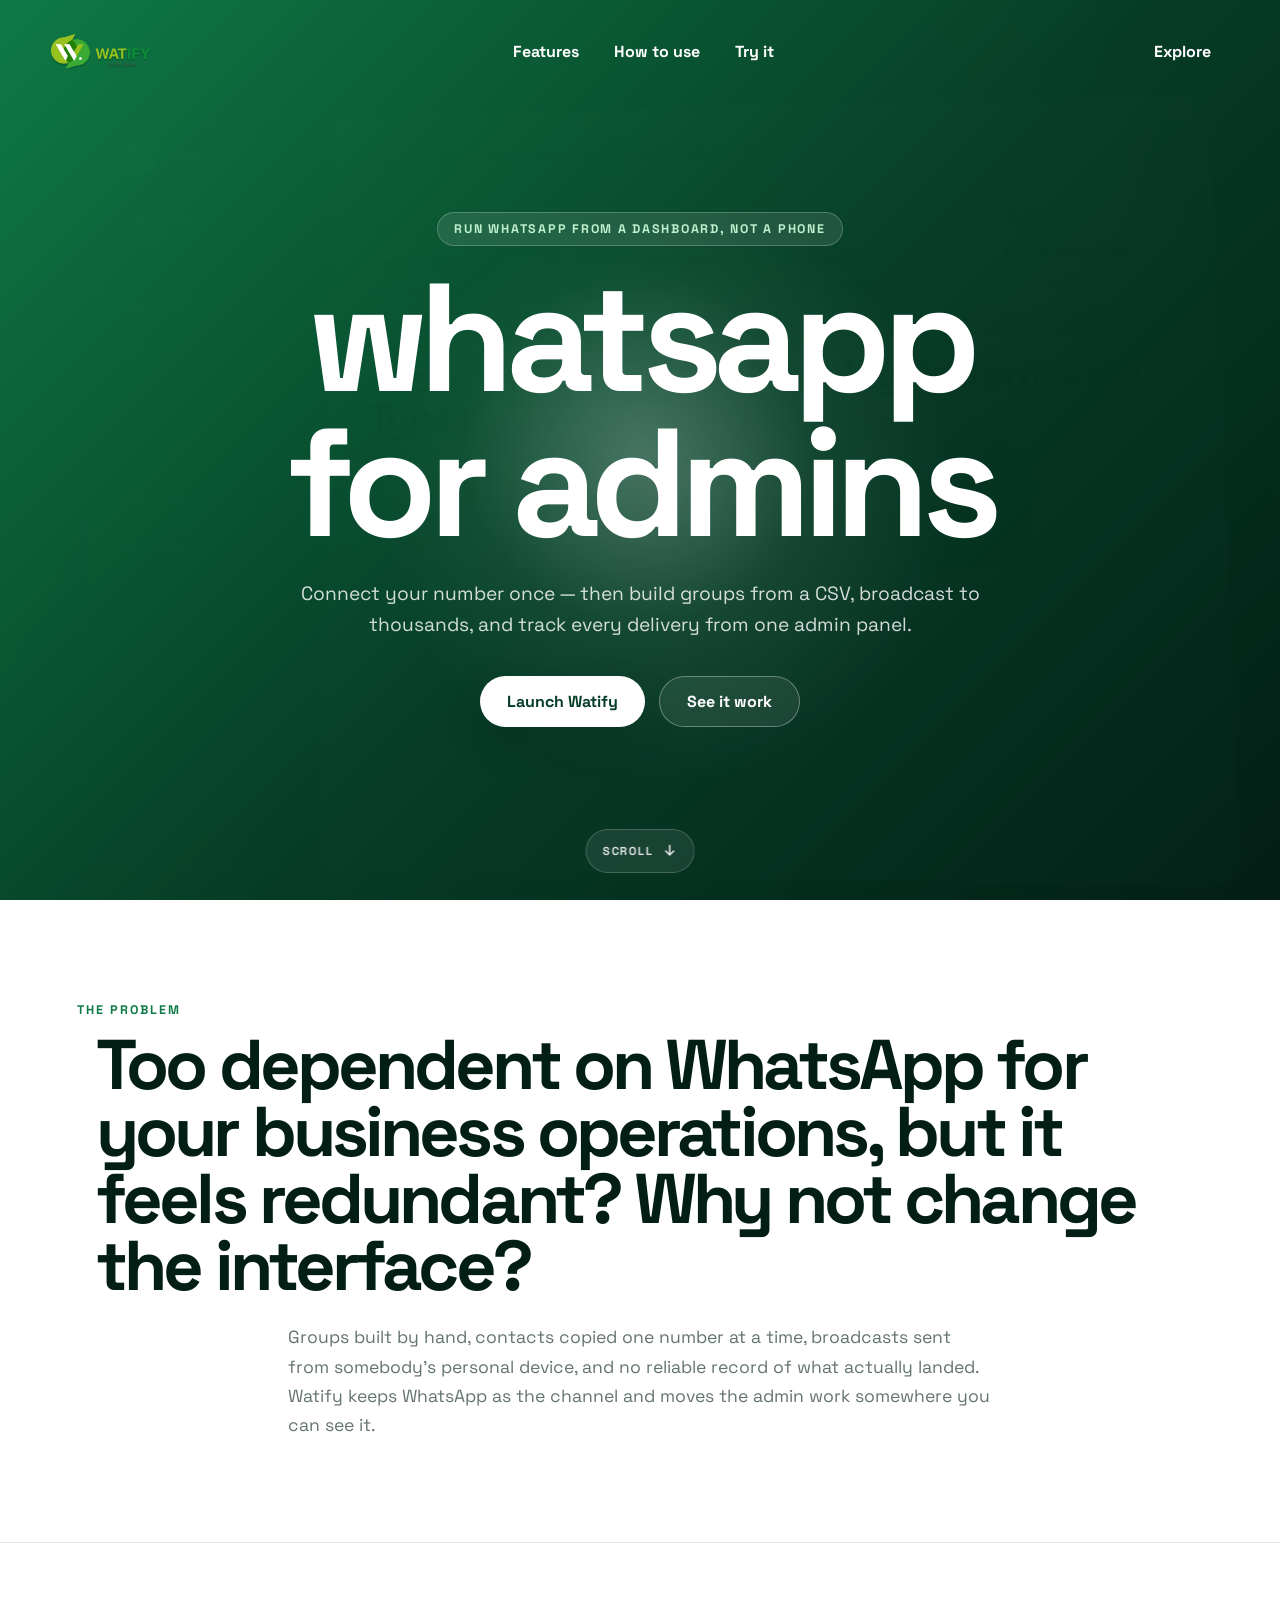
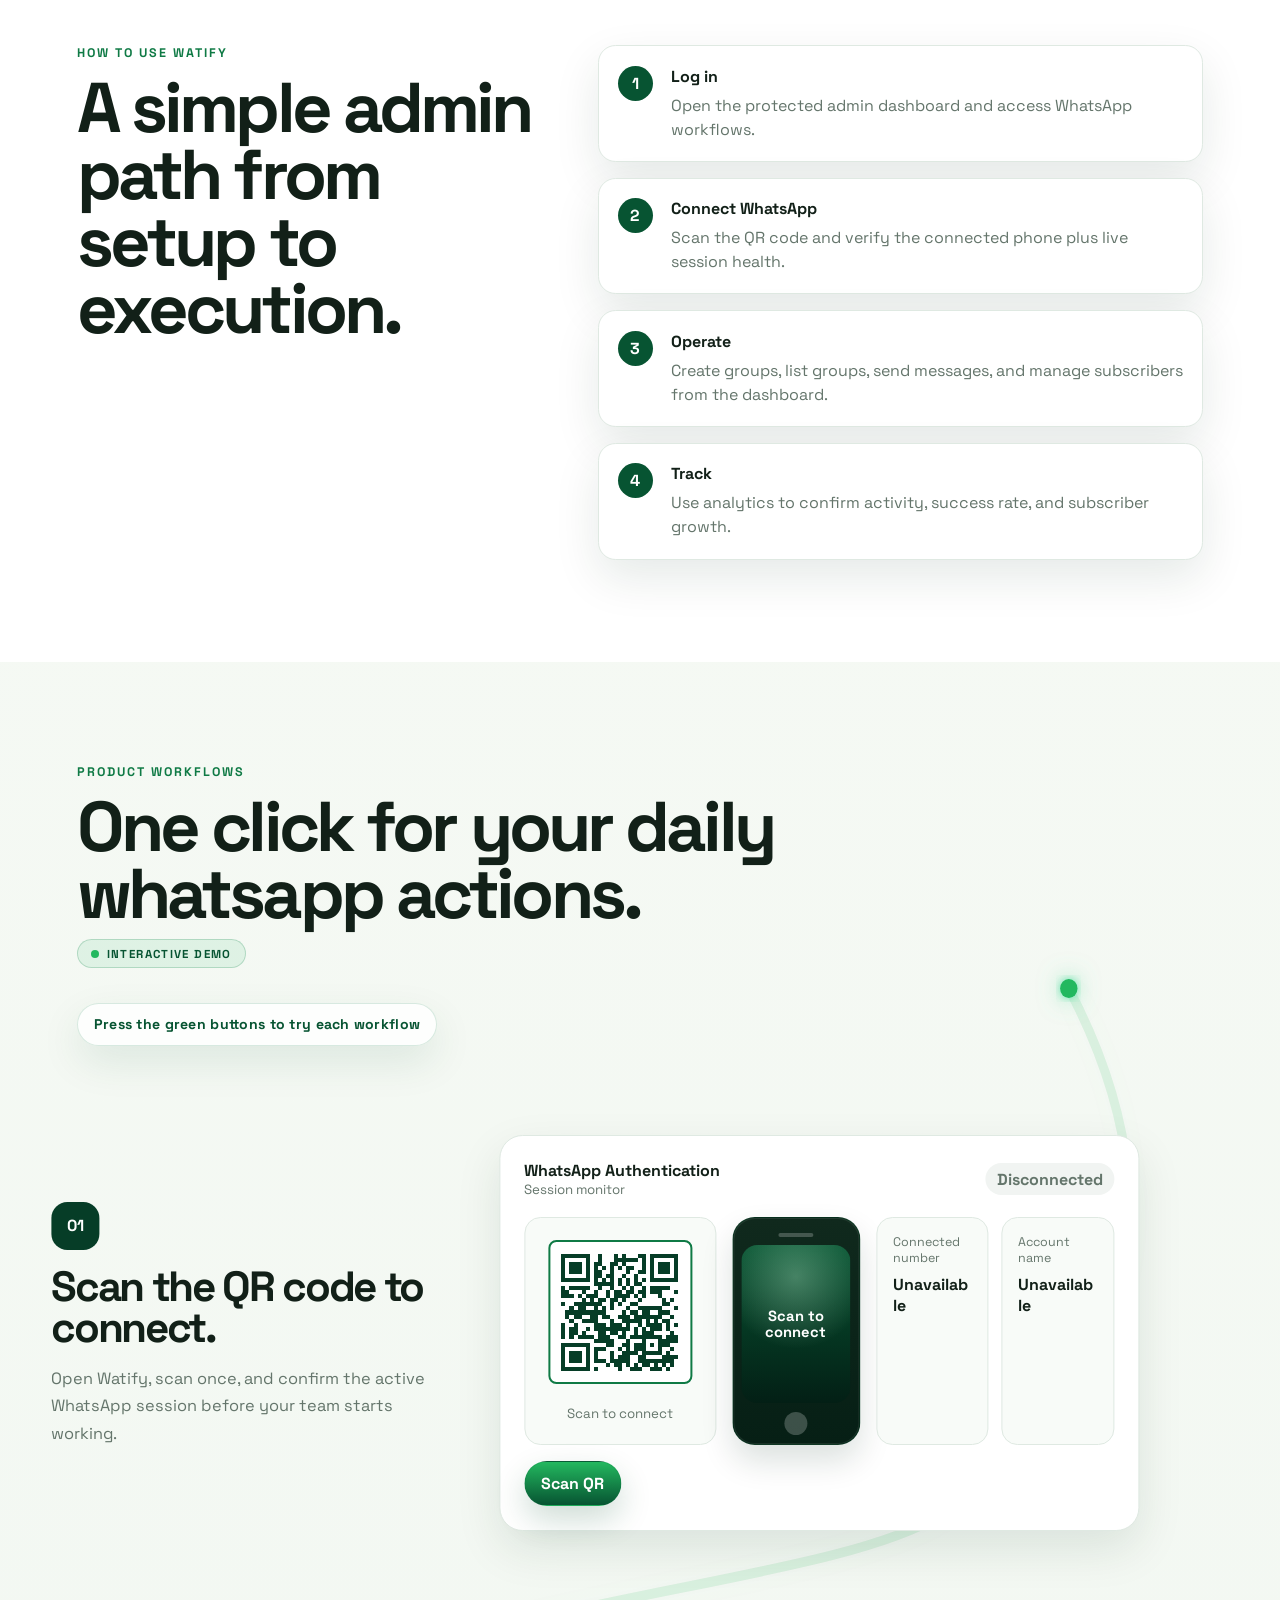
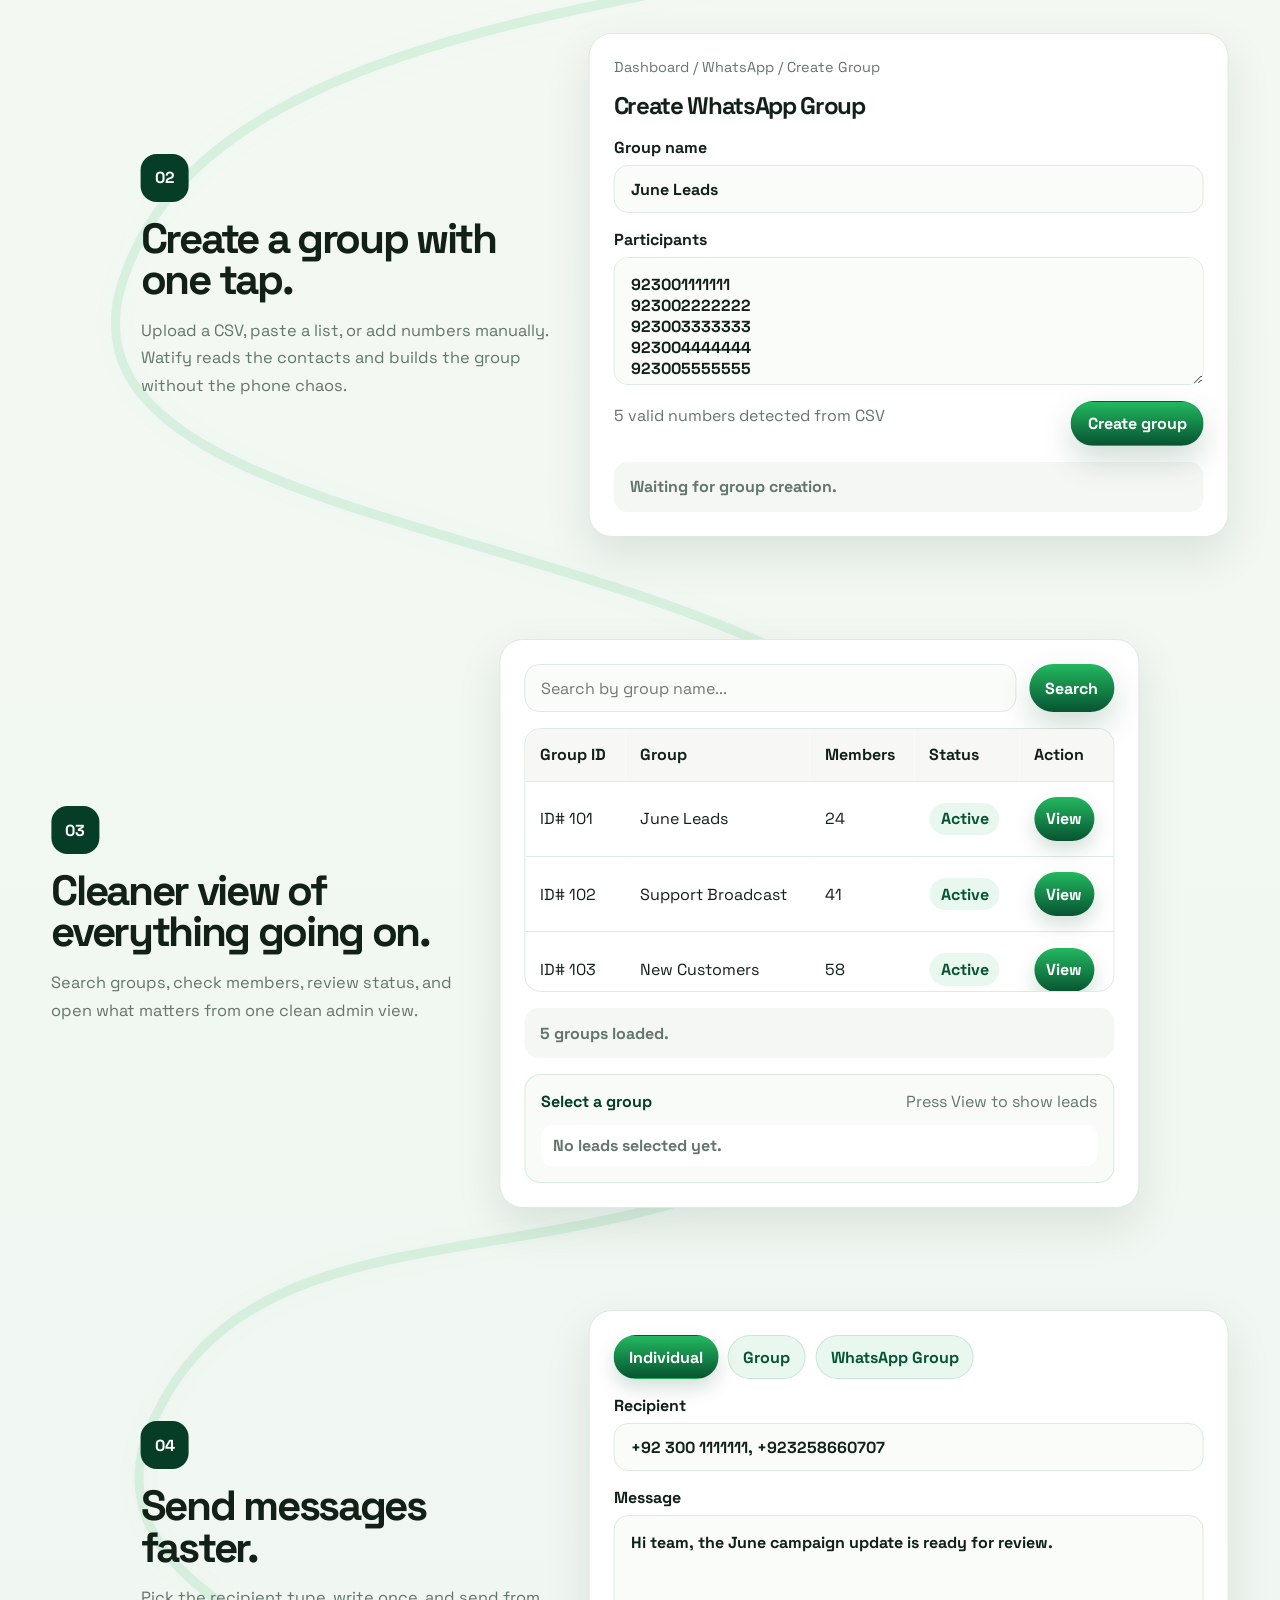
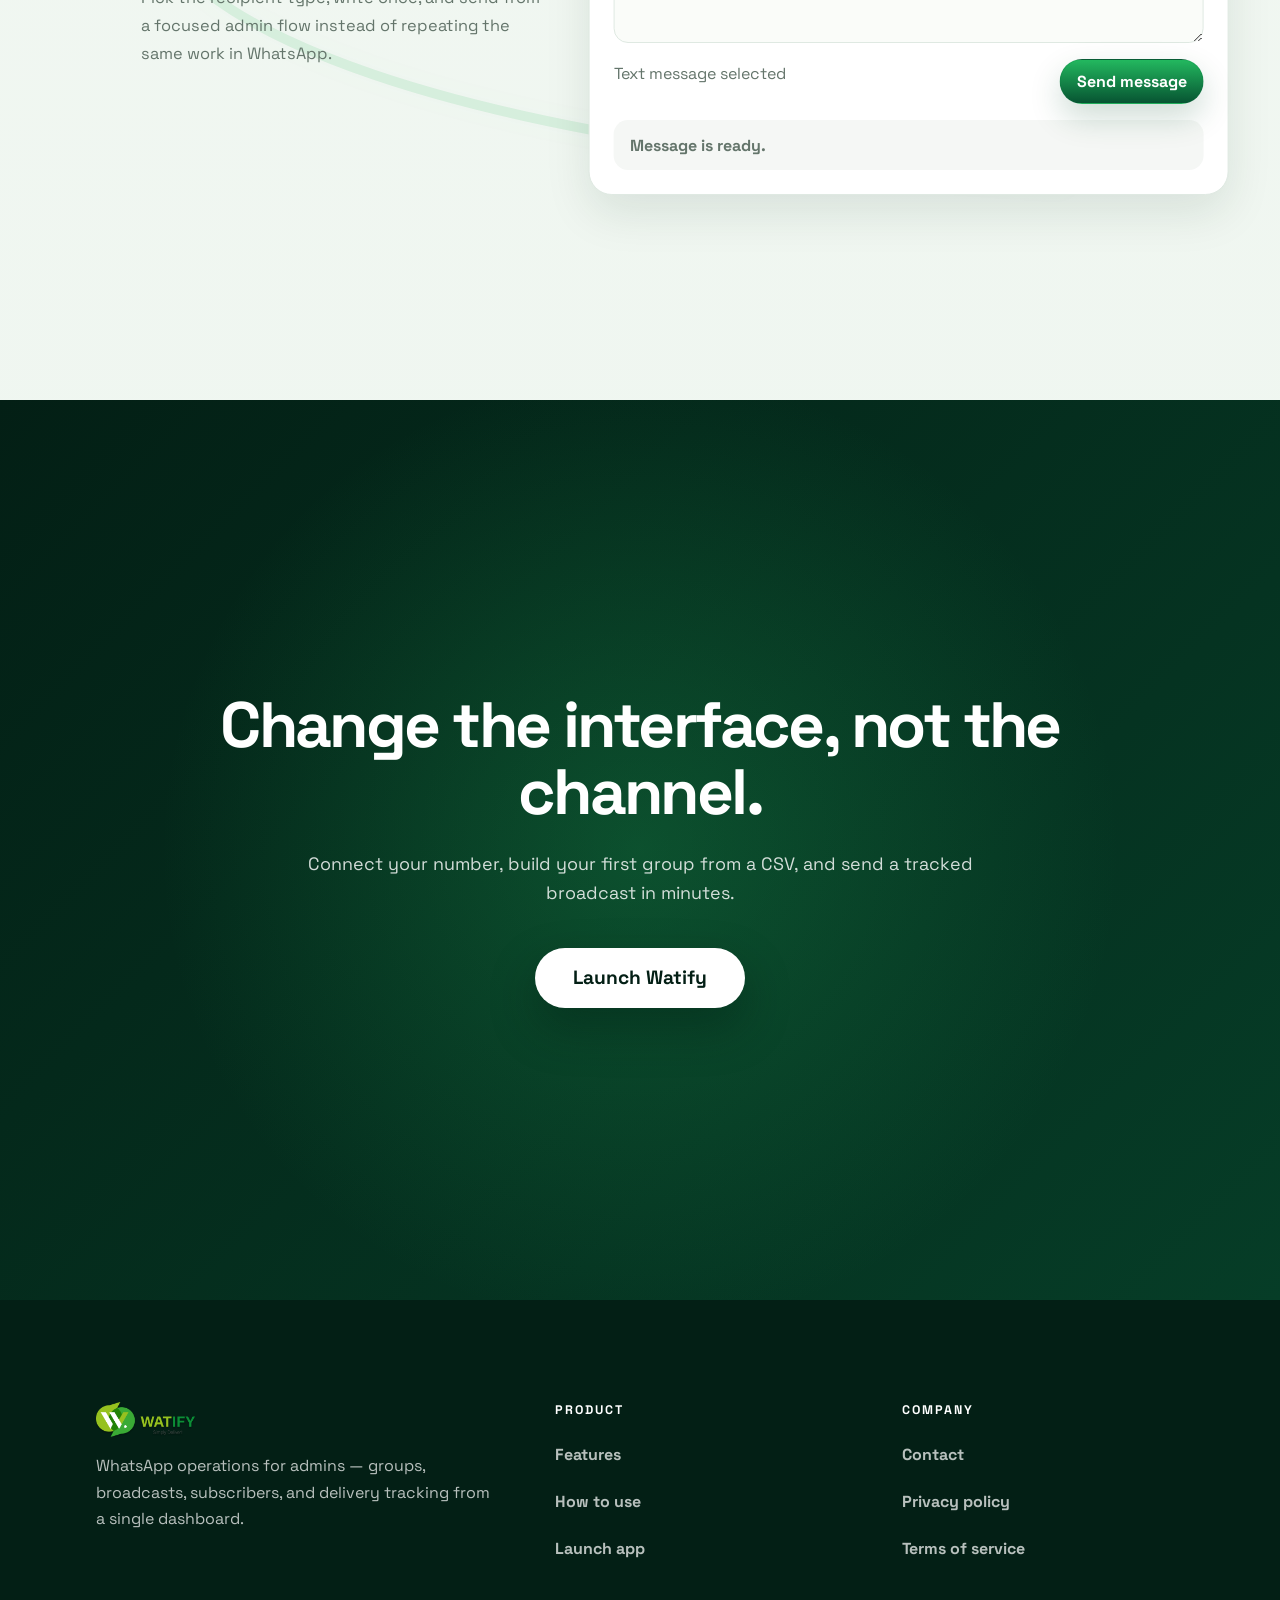
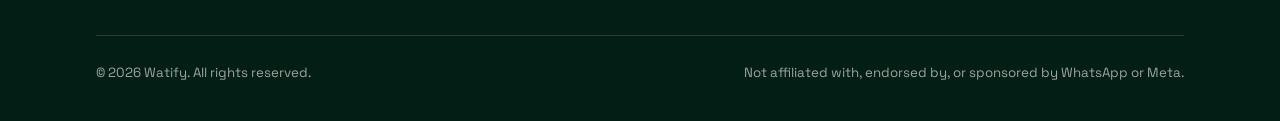
<file: landing-page/index.html>
<!DOCTYPE html>
<html lang="en">

<head>
  <meta charset="UTF-8" />
  <meta name="viewport" content="width=device-width, initial-scale=1.0" />
  <title>Watify | WhatsApp for admins</title>
  <meta name="description"
    content="Watify turns WhatsApp into an admin dashboard. Connect your number once, then build groups from a CSV, broadcast to thousands, and track every delivery from one panel." />
  <link rel="icon" type="image/x-icon" href="assets/favicon.ico" />

  <!-- TODO: point og:url and og:image at the landing page's own domain once it
       is deployed, and replace og:image with a purpose-made 1200x630 card.
       watify-main-img.png is 696x247, so previews will letterbox. -->
  <meta property="og:type" content="website" />
  <meta property="og:site_name" content="Watify" />
  <meta property="og:title" content="Watify | WhatsApp for admins" />
  <meta property="og:description"
    content="Connect your number once, then build groups from a CSV, broadcast to thousands, and track every delivery from one admin panel." />
  <meta property="og:url" content="https://watify.vercel.app/" />
  <meta property="og:image" content="https://watify.vercel.app/assets/watify-main-img.png" />
  <meta name="twitter:card" content="summary_large_image" />
  <meta name="twitter:title" content="Watify | WhatsApp for admins" />
  <meta name="twitter:description"
    content="Connect your number once, then build groups from a CSV, broadcast to thousands, and track every delivery from one admin panel." />
  <meta name="twitter:image" content="https://watify.vercel.app/assets/watify-main-img.png" />

  <link rel="preconnect" href="https://fonts.googleapis.com" />
  <link rel="preconnect" href="https://fonts.gstatic.com" crossorigin />
  <link rel="stylesheet"
    href="https://fonts.googleapis.com/css2?family=Space+Grotesk:wght@400;500;700;800&display=swap" />
  <link rel="stylesheet" href="styles.css" />
</head>

<body>
  <header class="site-header">
    <a class="brand" href="#top" aria-label="Watify home">
      <img src="assets/watify-main-img.png" alt="Watify" class="brand-logo" width="696" height="247" />
    </a>
    <nav class="nav-links" aria-label="Primary navigation">
      <a href="#features">Features</a>
      <a href="#how">How to use</a>
      <a href="#cta">Try it</a>
    </nav>
    <a class="header-cta" href="#features">Explore</a>
  </header>

  <main id="top">
    <section class="hero-section" id="heroStage" aria-labelledby="hero-title">
      <div class="dashboard-underlay" aria-hidden="true">
        <aside class="mock-sidebar">
          <div class="mock-logo"><span>W</span><strong>WATIFY</strong></div>
          <div class="mock-user"><span>A</span>
            <div><strong>Admin Panel</strong><small>business access</small></div>
          </div>
          <ul>
            <li class="active">Dashboard</li>
            <li>WhatsApp Setup</li>
            <li>Create Group</li>
            <li>List Groups</li>
            <li>Send Message</li>
            <li>Subscribers</li>
          </ul>
        </aside>
        <section class="mock-dashboard">
          <div class="mock-notice">Operational dashboard connected to WhatsApp workflows.</div>
          <div class="mock-metrics">
            <article><span>1,284</span><strong>Total Messages</strong><small>Sent today</small></article>
            <article><span>612</span><strong>Active Subscribers</strong><small>Current records</small></article>
            <article><span>98%</span><strong>Success Rate</strong><small>Tracked delivery</small></article>
            <article><span>47</span><strong>New Subscribers</strong><small>Added today</small></article>
          </div>
          <div class="mock-content-grid">
            <div class="mock-card">
              <h3>Today's Message Types</h3>
              <p><span class="dot green"></span> Text Messages <strong>820</strong></p>
              <p><span class="dot blue"></span> Media Attachments <strong>112</strong></p>
              <p><span class="dot amber"></span> Videos <strong>34</strong></p>
              <p><span class="dot red"></span> Audio <strong>18</strong></p>
            </div>
            <div class="mock-card ring-card">
              <h3>Monthly Performance</h3>
              <div class="ring">98%</div>
            </div>
          </div>
        </section>
      </div>

      <div class="hero-curtain" aria-hidden="true"></div>

      <div class="hero-copy">
        <p class="hero-eyebrow">Run WhatsApp from a dashboard, not a phone</p>
        <h1 id="hero-title">whatsapp for admins</h1>
        <p class="hero-sub">
          Connect your number once &mdash; then build groups from a CSV, broadcast to
          thousands, and track every delivery from one admin panel.
        </p>
        <div class="hero-actions">
          <a class="primary-button" href="https://watify.vercel.app/">Launch Watify</a>
          <a class="ghost-button" href="#features">See it work</a>
        </div>
      </div>

      <a class="hero-scroll-cue" href="#features">
        <span>Scroll</span>
        <svg viewBox="0 0 24 24" width="16" height="16" aria-hidden="true">
          <path d="M12 4v14m0 0 6-6m-6 6-6-6" fill="none" stroke="currentColor" stroke-width="2.4"
            stroke-linecap="round" stroke-linejoin="round" />
        </svg>
      </a>
    </section>

    <section class="problem-statement" aria-labelledby="problem-title">
      <p class="eyebrow">The problem</p>
      <h2 id="problem-title">
        Too dependent on WhatsApp for your business operations, but it feels redundant? Why not change the interface?
      </h2>
      <p class="problem-lead">
        Groups built by hand, contacts copied one number at a time, broadcasts sent from somebody's personal
        device, and no reliable record of what actually landed. Watify keeps WhatsApp as the channel and moves
        the admin work somewhere you can see it.
      </p>
    </section>

    <section class="how-section" id="how">
      <div class="section-copy">
        <p class="eyebrow">How to use Watify</p>
        <h2>A simple admin path from setup to execution.</h2>
      </div>
      <ol class="how-list">
        <li><strong>Log in</strong><span>Open the protected admin dashboard and access WhatsApp workflows.</span></li>
        <li><strong>Connect WhatsApp</strong><span>Scan the QR code and verify the connected phone plus live session
            health.</span></li>
        <li><strong>Operate</strong><span>Create groups, list groups, send messages, and manage subscribers from the
            dashboard.</span></li>
        <li><strong>Track</strong><span>Use analytics to confirm activity, success rate, and subscriber growth.</span>
        </li>
      </ol>
    </section>

    <section class="features-section" id="features" aria-labelledby="features-title">
      <div class="features-heading">
        <p class="eyebrow">Product workflows</p>
        <h2 id="features-title">One click for your daily whatsapp actions.</h2>
        <p class="demo-badge">Interactive demo</p>
      </div>
      <div class="workflow-hint" role="note">Press the green buttons to try each workflow</div>

      <svg class="feature-ribbon" viewBox="0 0 1000 1900" preserveAspectRatio="none" aria-hidden="true">
        <defs>
          <filter id="featureRibbonGlow" x="-20%" y="-20%" width="140%" height="140%">
            <feGaussianBlur stdDeviation="4" result="blur" />
            <feColorMatrix in="blur" type="matrix" values="0 0 0 0 0.05 0 0 0 0 0.73 0 0 0 0 0.33 0 0 0 0.75 0"
              result="glow" />
            <feMerge>
              <feMergeNode in="glow" />
              <feMergeNode in="SourceGraphic" />
            </feMerge>
          </filter>
        </defs>
        <path class="feature-ribbon-base"
          d="M835 105 C930 270 875 405 735 480 C610 548 170 535 96 740 C38 900 425 910 640 1018 C815 1138 780 1295 600 1372 C408 1454 178 1395 112 1570 C72 1705 390 1788 835 1810" />
        <path id="featureRibbonPath" class="feature-ribbon-active"
          d="M835 105 C930 270 875 405 735 480 C610 548 170 535 96 740 C38 900 425 910 640 1018 C815 1138 780 1295 600 1372 C408 1454 178 1395 112 1570 C72 1705 390 1788 835 1810" />
        <circle id="featureRibbonPoint" class="feature-ribbon-point" r="8" cx="835" cy="105" />
      </svg>

      <article class="feature-card left-card" data-feature-card>
        <div class="feature-copy">
          <span>01</span>
          <h3>Scan the QR code to connect.</h3>
          <p>Open Watify, scan once, and confirm the active WhatsApp session before your team starts working.</p>
        </div>
        <div class="interface-card whatsapp-interface">
          <div class="panel-header">
            <div><strong>WhatsApp Authentication</strong><small>Session monitor</small></div>
            <span class="status-pill" id="connectionPill">Disconnected</span>
          </div>
          <div class="qr-layout">
            <div class="qr-box">
              <img src="assets/watify-qr.svg" alt="Watify QR code" />
              <small>Scan to connect</small>
            </div>
            <div class="phone-scan" id="phoneScanMock" role="button" tabindex="0" aria-label="Click to simulate QR scan"
              title="Click to connect" aria-live="polite">
              <div class="phone-top"></div>
              <div class="phone-screen">
                <span id="phoneScanStatus">Scan to connect</span>
              </div>
              <div class="phone-home"></div>
            </div>
            <div class="connection-cards">
              <article><span>Connected number</span><strong id="phoneValue">Unavailable</strong></article>
              <article><span>Account name</span><strong id="nameValue">Unavailable</strong></article>
            </div>
          </div>
          <button class="panel-button" type="button" data-demo-action="connect">Scan QR</button>
        </div>
      </article>

      <article class="feature-card right-card" data-feature-card>
        <div class="feature-copy">
          <span>02</span>
          <h3>Create a group with one tap.</h3>
          <p>Upload a CSV, paste a list, or add numbers manually. Watify reads the contacts and builds the group without
            the phone chaos.</p>
        </div>
        <div class="interface-card create-group-interface">
          <div class="breadcrumb">Dashboard / WhatsApp / Create Group</div>
          <h4>Create WhatsApp Group</h4>
          <label>
            Group name
            <input id="groupNameInput" type="text" value="June Leads" />
          </label>
          <label>
            Participants
            <textarea id="participantsInput">923001111111
923002222222
923003333333
923004444444
923005555555</textarea>
          </label>
          <div class="form-row">
            <span>5 valid numbers detected from CSV</span>
            <button class="panel-button" type="button" data-demo-action="group">Create group</button>
          </div>
          <div class="inline-result" id="groupResult">Waiting for group creation.</div>
        </div>
      </article>

      <article class="feature-card left-card" data-feature-card>
        <div class="feature-copy">
          <span>03</span>
          <h3>Cleaner view of everything going on.</h3>
          <p>Search groups, check members, review status, and open what matters from one clean admin view.</p>
        </div>
        <div class="interface-card table-interface">
          <div class="panel-toolbar">
            <label class="sr-only" for="groupSearchInput">Search groups by name</label>
            <input id="groupSearchInput" type="search" placeholder="Search by group name..." />
            <button class="panel-button compact" type="button" data-demo-action="search">Search</button>
          </div>
          <div class="group-table-scroll" aria-label="Scrollable WhatsApp group list">
            <table>
              <thead>
                <tr>
                  <th>Group ID</th>
                  <th>Group</th>
                  <th>Members</th>
                  <th>Status</th>
                  <th>Action</th>
                </tr>
              </thead>
              <tbody id="groupTableBody">
                <tr>
                  <td>ID# 101</td>
                  <td>June Leads</td>
                  <td>24</td>
                  <td><span class="table-status">Active</span></td>
                  <td><button type="button" data-row-action>View</button></td>
                </tr>
                <tr>
                  <td>ID# 102</td>
                  <td>Support Broadcast</td>
                  <td>41</td>
                  <td><span class="table-status">Active</span></td>
                  <td><button type="button" data-row-action>View</button></td>
                </tr>
                <tr>
                  <td>ID# 103</td>
                  <td>New Customers</td>
                  <td>58</td>
                  <td><span class="table-status">Active</span></td>
                  <td><button type="button" data-row-action>View</button></td>
                </tr>
                <tr>
                  <td>ID# 104</td>
                  <td>Renewal Pipeline</td>
                  <td>32</td>
                  <td><span class="table-status">Active</span></td>
                  <td><button type="button" data-row-action>View</button></td>
                </tr>
                <tr>
                  <td>ID# 105</td>
                  <td>VIP Broadcast</td>
                  <td>17</td>
                  <td><span class="table-status">Active</span></td>
                  <td><button type="button" data-row-action>View</button></td>
                </tr>
              </tbody>
            </table>
          </div>
          <div class="inline-result" id="tableResult">5 groups loaded.</div>
          <div class="lead-panel" id="leadPanel" aria-live="polite">
            <div class="lead-panel-header">
              <strong>Select a group</strong>
              <span>Press View to show leads</span>
            </div>
            <ul id="leadList">
              <li>No leads selected yet.</li>
            </ul>
          </div>
        </div>
      </article>

      <article class="feature-card right-card" data-feature-card>
        <div class="feature-copy">
          <span>04</span>
          <h3>Send messages faster.</h3>
          <p>Pick the recipient type, write once, and send from a focused admin flow instead of repeating the same work
            in WhatsApp.</p>
        </div>
        <div class="interface-card message-interface">
          <!-- Not role="tablist": there are no tabpanels to switch between, so
               this is a segmented control and aria-pressed carries the state. -->
          <div class="compose-tabs" role="group" aria-label="Message type">
            <button class="active" type="button" aria-pressed="true" data-compose-tab>Individual</button>
            <button type="button" aria-pressed="false" data-compose-tab>Group</button>
            <button type="button" aria-pressed="false" data-compose-tab>WhatsApp Group</button>
          </div>
          <label>
            Recipient
            <input type="text" value="+92 300 1111111, +923258660707" />
          </label>
          <label>
            Message
            <textarea id="messageInput">Hi team, the June campaign update is ready for review.</textarea>
          </label>
          <div class="send-footer">
            <span id="messageMeta">Text message selected</span>
            <button class="panel-button" type="button" data-demo-action="message">Send message</button>
          </div>
          <div class="inline-result" id="messageResult">Message is ready.</div>
        </div>
      </article>
    </section>

    <section class="cta-section" id="cta" aria-labelledby="cta-title">
      <div class="cta-content">
        <h2 id="cta-title">Change the interface, not the channel.</h2>
        <p class="cta-sub">
          Connect your number, build your first group from a CSV, and send a tracked broadcast in minutes.
        </p>
        <a class="cta-button" href="https://watify.vercel.app/">Launch Watify</a>
      </div>
    </section>
  </main>

  <footer class="site-footer">
    <div class="footer-inner">
      <div class="footer-brand">
        <img src="assets/watify-main-img.png" alt="Watify" class="brand-logo" width="696" height="247" />
        <p>
          WhatsApp operations for admins &mdash; groups, broadcasts, subscribers, and delivery
          tracking from a single dashboard.
        </p>
      </div>
      <nav class="footer-nav" aria-label="Product links">
        <h2>Product</h2>
        <a href="#features">Features</a>
        <a href="#how">How to use</a>
        <a href="https://watify.vercel.app/">Launch app</a>
      </nav>
      <!-- TODO: these need real destinations before launch. -->
      <nav class="footer-nav" aria-label="Company links">
        <h2>Company</h2>
        <a href="#">Contact</a>
        <a href="#">Privacy policy</a>
        <a href="#">Terms of service</a>
      </nav>
    </div>
    <div class="footer-base">
      <small>&copy; 2026 Watify. All rights reserved.</small>
      <small>Not affiliated with, endorsed by, or sponsored by WhatsApp or Meta.</small>
    </div>
  </footer>

  <script src="script.js"></script>
</body>

</html>
</file>
<file: landing-page/styles.css>
/* Fonts are loaded via <link> in the document head, not @import. An @import
   here serialises HTML -> styles.css -> fonts.googleapis CSS -> font files. */

::selection {
  background: var(--green-200);
  color: var(--green-950);
}

:root {
  --green-950: #031f15;
  --green-900: #063d27;
  --green-800: #075432;
  --green-700: #0f7a45;
  --green-500: #23b85f;
  --green-200: #bff0cf;
  --mint: #e8f8ee;
  --paper: #ffffff;
  --wash: #f4f7f1;
  --ink: #122018;
  --muted: #64756b;
  --line: #dfe9e2;
  --shadow: 0 26px 70px rgba(4, 45, 28, 0.18);
  --soft-shadow: 0 18px 46px rgba(4, 45, 28, 0.1);

  /* Layout: every section maps onto one of these two widths so content edges
     line up down the page instead of each block picking its own measure. */
  --container: 68rem;
  --container-text: 52rem;
  --container-narrow: 44rem;
  --gutter: clamp(1.5rem, 6vw, 6rem);
  --section-gap: clamp(4rem, 8vw, 8rem);

  /* One eyebrow size, shared by .eyebrow and .hero-eyebrow. */
  --eyebrow-size: 0.78rem;
}

* {
  box-sizing: border-box;
}

html {
  scroll-behavior: smooth;
}

body {
  margin: 0;
  color: var(--ink);
  background:
    radial-gradient(circle at 12% 0%, rgba(35, 184, 95, 0.18), transparent 26rem),
    linear-gradient(180deg, #f9fbf6 0%, #edf5ef 100%);
  font-family: "Space Grotesk", "BDA Grotesk", "Aptos", sans-serif;
}

button,
input,
textarea {
  font: inherit;
}

button {
  cursor: pointer;
}

/* Visible keyboard focus. Previously nothing on the page defined a focus
   style and inputs set outline:none, so keyboard users had no indication
   of position at all. */
:focus-visible {
  outline: 3px solid var(--green-500);
  outline-offset: 3px;
}

/* A green ring on the dark green sections is too low contrast, so those
   switch to white. */
.site-header :focus-visible,
.hero-section :focus-visible,
.problem-statement :focus-visible,
.cta-section :focus-visible,
.site-footer :focus-visible {
  outline-color: #fff;
}

/* Screen-reader-only text that stays reachable by assistive tech. */
.sr-only {
  position: absolute;
  width: 1px;
  height: 1px;
  padding: 0;
  margin: -1px;
  overflow: hidden;
  clip-path: inset(50%);
  white-space: nowrap;
  border: 0;
}

.site-header {
  position: absolute;
  top: 0;
  left: clamp(1rem, 4vw, 4rem);
  right: clamp(1rem, 4vw, 4rem);
  z-index: 30;
  display: flex;
  align-items: center;
  justify-content: space-between;
  gap: 1.5rem;
  margin-top: 1rem;
  padding: 0.85rem 0;
  background: transparent;
}

.brand,
.nav-links,
.hero-actions,
.mock-logo,
.mock-user,
.panel-header,
.form-row,
.send-footer {
  display: flex;
  align-items: center;
}

.brand {
  gap: 0.7rem;
  min-height: 2.75rem;
  color: #fff;
  text-decoration: none;
  text-transform: uppercase;
  letter-spacing: 0.08em;
  font-weight: 900;
}

.brand-logo {
  height: 2.2rem;
  width: auto;
  display: block;
}

.nav-links {
  gap: clamp(0.2rem, 1.4vw, 1rem);
}

/* Nav links were 21px tall; padding brings them to a 44px touch target
   without changing the visual rhythm much. */
.nav-links a {
  display: inline-flex;
  align-items: center;
  min-height: 2.75rem;
  padding: 0.5rem 0.6rem;
  border-radius: 999px;
}

.nav-links a:hover {
  background: rgba(255, 255, 255, 0.12);
}

.nav-links a,
.header-cta {
  color: #fff;
  text-decoration: none;
  font-weight: 800;
}

.header-cta,
.primary-button,
.ghost-button,
.panel-button,
.table-interface button,
.compose-tabs button {
  border: 0;
  border-radius: 999px;
  transition: transform 180ms ease, box-shadow 180ms ease, background 180ms ease, color 180ms ease;
}

.header-cta,
.primary-button,
.panel-button {
  background: #fff;
  color: var(--green-900);
  box-shadow: 0 16px 34px rgba(3, 31, 21, 0.22);
  font-weight: 900;
}

.header-cta {
  padding: 0.72rem 1.1rem;
  background: transparent;
  color: #fff;
  box-shadow: none;
}

/* Registered so the spotlight radius can actually be transitioned.
   Gradient mask-images are not interpolatable; a <length> custom property is. */
@property --spot {
  syntax: "<length>";
  inherits: false;
  initial-value: 0px;
}

.hero-section {
  position: relative;
  display: grid;
  align-content: center;
  justify-items: center;
  min-height: 100svh;
  padding: clamp(7.5rem, 13vh, 10rem) clamp(1.5rem, 6vw, 6rem) clamp(5rem, 9vh, 7rem);
  overflow: hidden;
  background:
    radial-gradient(circle at 70% 12%, rgba(191, 240, 207, 0.34), transparent 22rem),
    linear-gradient(135deg, #0f7a45 0%, #063d27 52%, #031f15 100%);
}

.dashboard-underlay {
  position: absolute;
  inset: clamp(1rem, 4vw, 4rem);
  display: grid;
  grid-template-columns: 16rem 1fr;
  overflow: hidden;
  border: 1px solid rgba(255, 255, 255, 0.13);
  border-radius: 2rem;
  background: #f5f7f4;
  box-shadow: 0 34px 90px rgba(0, 0, 0, 0.36);
  opacity: 0.3;
  transform: perspective(1200px) rotateX(5deg) rotateY(-4deg) translateY(2rem) scale(0.96);
  transition: opacity 300ms ease;
}

/* Hovering lifts the whole dashboard rather than cutting a hole to it. */
.hero-section:hover .dashboard-underlay {
  opacity: 0.55;
}

.hero-curtain {
  --mx: 50%;
  --my: 50%;
  --spot: 0px;
  position: absolute;
  inset: 0;
  z-index: 2;
  background:
    radial-gradient(circle at var(--mx) var(--my), rgba(255, 255, 255, 0.18), transparent 11rem),
    linear-gradient(135deg, rgba(15, 122, 69, 0.98), rgba(6, 61, 39, 0.98) 52%, rgba(3, 31, 21, 0.98));
  /* The spotlight thins the curtain instead of cutting through it: alpha 0.42
     at the centre rather than 0, so the dashboard reads as fading up under a
     softer layer rather than being punched out. */
  -webkit-mask-image: radial-gradient(circle var(--spot) at var(--mx) var(--my), rgba(0, 0, 0, 0.42) 0 40%, rgba(0, 0, 0, 0.72) 60%, #000 80%);
  mask-image: radial-gradient(circle var(--spot) at var(--mx) var(--my), rgba(0, 0, 0, 0.42) 0 40%, rgba(0, 0, 0, 0.72) 60%, #000 80%);
  transition: --spot 300ms ease;
}

.hero-section:hover .hero-curtain {
  --spot: clamp(200px, 24vw, 360px);
}

.hero-curtain::after {
  content: "";
  position: absolute;
  inset: 0;
  pointer-events: none;
  background:
    radial-gradient(circle at 52% 55%, rgba(191, 240, 207, 0.14), transparent 18rem);
  mix-blend-mode: screen;
}

h1,
h2,
h3,
h4 {
  margin: 0;
  letter-spacing: -0.055em;
}

.hero-copy {
  position: relative;
  z-index: 3;
  display: grid;
  justify-items: center;
  width: min(100%, var(--container));
  text-align: center;
}

.hero-eyebrow {
  margin: 0 0 1.25rem;
  padding: 0.5rem 1.05rem;
  border: 1px solid rgba(255, 255, 255, 0.22);
  border-radius: 999px;
  background: rgba(255, 255, 255, 0.1);
  color: var(--green-200);
  font-size: var(--eyebrow-size);
  font-weight: 900;
  letter-spacing: 0.14em;
  text-transform: uppercase;
  backdrop-filter: blur(8px);
}

h1 {
  margin: 0 0 1.5rem;
  color: #fff;
  /* "BDA Grotesk" was first in the stack but never loaded, so it always fell
     through. Dropped rather than left as a phantom. */
  font-family: "Space Grotesk", sans-serif;
  font-size: clamp(3rem, 12vw, 15rem);
  font-weight: 800;
  /* 0.74 collided badly. Measured ink extents for this face need a baseline
     gap of 0.92em for descenders to clear the next line's ascenders; 0.94
     leaves a small buffer so it holds at any wrap. */
  line-height: 0.94;
  text-transform: lowercase;
  text-wrap: balance;
}

.hero-sub {
  max-width: var(--container-narrow);
  margin: 0 0 2.25rem;
  color: rgba(255, 255, 255, 0.82);
  font-size: clamp(1rem, 1.5vw, 1.22rem);
  line-height: 1.6;
}

.hero-actions {
  gap: 0.85rem;
  flex-wrap: wrap;
  justify-content: center;
}

.primary-button,
.ghost-button {
  display: inline-flex;
  align-items: center;
  min-height: 3.15rem;
  padding: 0 1.7rem;
  text-decoration: none;
}

.ghost-button {
  border: 1px solid rgba(255, 255, 255, 0.34);
  background: rgba(255, 255, 255, 0.08);
  color: #fff;
  font-weight: 900;
  backdrop-filter: blur(10px);
}

.ghost-button:hover {
  background: rgba(255, 255, 255, 0.16);
}

.hero-scroll-cue {
  position: absolute;
  min-height: 2.75rem;
  bottom: clamp(1.2rem, 3vh, 2.2rem);
  left: 50%;
  z-index: 4;
  display: inline-flex;
  align-items: center;
  gap: 0.5rem;
  padding: 0.55rem 1rem;
  transform: translateX(-50%);
  border: 1px solid rgba(255, 255, 255, 0.2);
  border-radius: 999px;
  background: rgba(255, 255, 255, 0.08);
  color: rgba(255, 255, 255, 0.86);
  font-size: 0.72rem;
  font-weight: 900;
  letter-spacing: 0.14em;
  text-transform: uppercase;
  text-decoration: none;
  backdrop-filter: blur(10px);
}

.hero-scroll-cue svg {
  animation: heroCue 1.9s ease-in-out infinite;
}

@keyframes heroCue {
  0%, 100% { transform: translateY(-2px); opacity: 0.6; }
  50% { transform: translateY(3px); opacity: 1; }
}

/* Same descender problem the h1 had: at 0.9 the ink of adjacent lines
   overlapped by 1.7px on both multi-line h2s. 0.95 clears it. */
h2 {
  font-size: clamp(2.5rem, 5.5vw, 6rem);
  font-weight: 800;
  line-height: 0.95;
}

/* 0.95 left only 0.1px clearance on the tightest h3; 0.98 gives a buffer. */
h3 {
  font-size: clamp(1.7rem, 3.3vw, 3.4rem);
  line-height: 0.98;
}

h4 {
  font-size: 1.5rem;
  line-height: 1.2;
}

.mock-sidebar {
  padding: 1.2rem;
  background: linear-gradient(180deg, #0f7a45, #063d27);
  color: #fff;
}

.mock-logo,
.mock-user {
  gap: 0.75rem;
}

.mock-logo span,
.mock-user span {
  display: grid;
  width: 2.4rem;
  height: 2.4rem;
  place-items: center;
  border-radius: 50%;
  background: #fff;
  color: var(--green-800);
  font-weight: 900;
}

.mock-user {
  margin: 1.7rem 0;
  padding: 0.9rem;
  border: 1px solid rgba(255, 255, 255, 0.16);
  border-radius: 1rem;
  background: rgba(255, 255, 255, 0.13);
}

.mock-user small {
  display: block;
  color: rgba(255, 255, 255, 0.7);
}

.mock-sidebar ul {
  display: grid;
  gap: 0.45rem;
  padding: 0;
  margin: 0;
  list-style: none;
}

.mock-sidebar li {
  padding: 0.75rem;
  border-radius: 0.8rem;
  color: rgba(255, 255, 255, 0.78);
  font-weight: 700;
}

.mock-sidebar .active {
  background: rgba(255, 255, 255, 0.17);
  color: #fff;
}

.mock-dashboard {
  padding: 1.4rem;
  background: #f7f8f6;
}

.mock-notice {
  margin-bottom: 1rem;
  padding: 0.9rem 1rem;
  border-radius: 0.8rem;
  background: #e7f4ff;
  color: #173f63;
  font-weight: 800;
}

.mock-metrics {
  display: grid;
  grid-template-columns: repeat(4, minmax(0, 1fr));
  gap: 1rem;
}

.mock-metrics article,
.mock-card,
.interface-card,
.how-list li {
  border: 1px solid var(--line);
  background: #fff;
  box-shadow: var(--soft-shadow);
}

.mock-metrics article {
  min-height: 8.5rem;
  padding: 1rem;
  border-radius: 1rem;
}

.mock-metrics span {
  display: block;
  color: var(--green-500);
  font-size: 2rem;
  font-weight: 900;
}

.mock-metrics strong {
  display: block;
  margin: 0.45rem 0;
}

.mock-metrics small {
  color: var(--muted);
}

.mock-content-grid {
  display: grid;
  grid-template-columns: 0.9fr 1.1fr;
  gap: 1rem;
  margin-top: 1.4rem;
}

.mock-card {
  min-height: 17rem;
  padding: 1.2rem;
  border-radius: 1.1rem;
}

.mock-card p {
  display: flex;
  justify-content: space-between;
  color: var(--muted);
}

.dot {
  display: inline-block;
  width: 1rem;
  height: 1rem;
  margin-right: 0.5rem;
  border-radius: 50%;
}

.green { background: #bfeec9; }
.blue { background: #cde7ff; }
.amber { background: #ffe3b0; }
.red { background: #ffd0d0; }

.ring {
  display: grid;
  width: 9.5rem;
  height: 9.5rem;
  place-items: center;
  margin: 2rem auto 0;
  border-radius: 50%;
  background: conic-gradient(var(--green-500) 0 82%, #e0e9e3 82% 100%);
  color: var(--green-500);
  font-size: 1.7rem;
  font-weight: 900;
}

.features-section,
.how-section,
.problem-statement {
  padding: var(--section-gap) var(--gutter);
}

/* The hook, moved up from the bottom of the page: problem before solution. */
.problem-statement {
  display: grid;
  justify-items: start;
  background: #fff;
  border-bottom: 1px solid var(--line);
}

.problem-statement > * {
  width: min(100%, var(--container));
  margin-inline: auto;
}

.problem-statement h2 {
  max-width: 30ch;
  color: var(--green-950);
}

.problem-lead {
  max-width: var(--container-narrow);
  margin: 1.5rem auto 0;
  color: var(--muted);
  font-size: 1.1rem;
  line-height: 1.65;
}

.cta-section {
  display: flex;
  flex-direction: column;
  align-items: center;
  justify-content: center;
  text-align: center;
  min-height: 100vh;
  padding: clamp(6rem, 10vw, 10rem) clamp(1.5rem, 6vw, 6rem);
  background:
    radial-gradient(circle at 50% 50%, rgba(35, 184, 95, 0.25), transparent 30rem),
    linear-gradient(135deg, var(--green-950), var(--green-900));
}

.cta-content {
  max-width: var(--container);
  display: flex;
  flex-direction: column;
  align-items: center;
  gap: 1.5rem;
}

.cta-sub {
  max-width: var(--container-narrow);
  margin: 0;
  color: rgba(255, 255, 255, 0.82);
  font-size: 1.12rem;
  line-height: 1.6;
}

.cta-content .cta-button {
  margin-top: 1rem;
}

.cta-content h2 {
  color: #ffffff;
  font-size: clamp(2.2rem, 5vw, 4.8rem);
  font-weight: 800;
  letter-spacing: -0.04em;
  line-height: 1.05;
  margin: 0;
}

.cta-button {
  display: inline-flex;
  align-items: center;
  justify-content: center;
  padding: 1.1rem 2.4rem;
  border-radius: 999px;
  background: #ffffff;
  color: var(--green-950);
  font-size: 1.2rem;
  font-weight: 800;
  text-decoration: none;
  box-shadow: 0 20px 45px rgba(3, 31, 21, 0.4);
  transition: transform 200ms ease, box-shadow 200ms ease, background 200ms ease;
}

.cta-button:hover {
  transform: translateY(-3px);
  box-shadow: 0 24px 50px rgba(3, 31, 21, 0.5), 0 0 0 4px rgba(255, 255, 255, 0.2);
  background: var(--mint);
}

.cta-button:active {
  transform: translateY(-1px);
}

.eyebrow {
  margin: 0 0 0.85rem;
  color: var(--green-700);
  font-size: var(--eyebrow-size);
  font-weight: 900;
  letter-spacing: 0.16em;
  text-transform: uppercase;
}

.panel-button:active,
.table-interface button:active {
  transform: translateY(1px) scale(0.98);
}

.features-section {
  position: relative;
  overflow: hidden;
}

.features-heading {
  max-width: var(--container-text);
  margin-bottom: 1.2rem;
}

.workflow-hint {
  position: sticky;
  top: 4.75rem;
  z-index: 6;
  width: fit-content;
  margin-bottom: clamp(3rem, 7vw, 7rem);
  padding: 0.7rem 1rem;
  border: 1px solid rgba(15, 122, 69, 0.16);
  border-radius: 999px;
  background: rgba(255, 255, 255, 0.82);
  color: var(--green-800);
  font-size: 0.88rem;
  font-weight: 900;
  letter-spacing: 0.02em;
  box-shadow: 0 1rem 2.5rem rgba(12, 78, 45, 0.1);
  backdrop-filter: blur(14px);
}

.feature-card {
  position: relative;
  z-index: 3;
  display: grid;
  grid-template-columns: minmax(18rem, 0.78fr) minmax(24rem, 1.22fr);
  gap: clamp(1rem, 3vw, 2.5rem);
  align-items: center;
  width: min(100%, var(--container));
  margin-bottom: clamp(4rem, 8vw, 8rem);
}

.feature-ribbon {
  position: absolute;
  z-index: 1;
  inset: clamp(9rem, 14vw, 14rem) 0 clamp(3rem, 7vw, 7rem);
  width: 100%;
  height: calc(100% - clamp(12rem, 21vw, 21rem));
  overflow: visible;
  pointer-events: none;
}

.feature-ribbon-base,
.feature-ribbon-active {
  fill: none;
  stroke-linecap: round;
  stroke-linejoin: round;
}

.feature-ribbon-base {
  stroke: rgba(35, 184, 95, 0.12);
  stroke-width: 7;
  filter: drop-shadow(0 0 8px rgba(35, 184, 95, 0.18));
}

.feature-ribbon-active {
  stroke: var(--green-500);
  stroke-width: 9;
  filter: url(#featureRibbonGlow) drop-shadow(0 0 9px rgba(35, 184, 95, 0.38));
}

.feature-ribbon-point {
  fill: var(--green-500);
  filter: url(#featureRibbonGlow) drop-shadow(0 0 10px rgba(35, 184, 95, 0.65));
  transform-box: fill-box;
  transform-origin: center;
}

.feature-card.left-card {
  margin-right: auto;
  transform: translateX(-2vw);
}

.feature-card.right-card {
  margin-left: auto;
  transform: translateX(2vw);
}

.feature-copy span {
  display: grid;
  width: 3rem;
  height: 3rem;
  place-items: center;
  margin-bottom: 1rem;
  border-radius: 1rem;
  background: var(--green-900);
  color: #fff;
  font-weight: 900;
}

.feature-copy p {
  color: var(--muted);
  font-size: 1.02rem;
  line-height: 1.7;
}

.interface-card {
  /* Grid items default to min-width:auto, so the table inside card 03 forced
     this panel to 580px inside a 343px column and overflow:hidden on the
     section clipped 213px of it. */
  min-width: 0;
  padding: clamp(1rem, 2.5vw, 1.5rem);
  border-radius: 1.45rem;
}

.feature-copy {
  min-width: 0;
}

.panel-header {
  justify-content: space-between;
  gap: 1rem;
  margin-bottom: 1.2rem;
}

.panel-header small {
  display: block;
  color: var(--muted);
}

.status-pill,
.table-status {
  display: inline-flex;
  align-items: center;
  width: fit-content;
  padding: 0.35rem 0.7rem;
  border-radius: 999px;
  background: #f1f4f2;
  color: var(--muted);
  font-weight: 900;
}

.status-pill.connected,
.table-status {
  background: var(--mint);
  color: var(--green-800);
}

.qr-layout {
  display: grid;
  grid-template-columns: 12rem auto 1fr;
  gap: 1rem;
}

.qr-box,
.connection-cards article {
  border: 1px solid var(--line);
  border-radius: 1rem;
  background: #f8fbf8;
}

.qr-box {
  display: grid;
  place-items: center;
  padding: 1rem;
}

.qr-box img {
  width: 9rem;
  height: 9rem;
  padding: 0.45rem;
  border: 2px solid var(--green-700);
  border-radius: 0.5rem;
  background: #fff;
}

.qr-box small {
  margin-top: 0.5rem;
  color: var(--muted);
}

.phone-scan {
  display: grid;
  grid-template-rows: auto 1fr auto;
  width: 8rem;
  aspect-ratio: 9 / 16;
  padding: 0.55rem;
  border: 1px solid rgba(15, 122, 69, 0.18);
  border-radius: 1.4rem;
  background: linear-gradient(180deg, #10291d, #061f15);
  box-shadow: inset 0 0 0 1px rgba(255, 255, 255, 0.08), 0 1rem 2rem rgba(4, 45, 28, 0.14);
  cursor: pointer;
  transition: transform 160ms ease, box-shadow 160ms ease;
}

.phone-scan:hover {
  transform: scale(1.04);
  box-shadow: inset 0 0 0 1px rgba(255, 255, 255, 0.14), 0 1.4rem 2.8rem rgba(4, 45, 28, 0.22), 0 0 0 2px var(--green-500);
}

.phone-top,
.phone-home {
  justify-self: center;
  background: rgba(255, 255, 255, 0.22);
}

.phone-top {
  width: 2.2rem;
  height: 0.28rem;
  margin: 0.35rem 0 0.5rem;
  border-radius: 999px;
}

.phone-home {
  width: 1.45rem;
  height: 1.45rem;
  margin-top: 0.55rem;
  border-radius: 50%;
}

.phone-screen {
  display: grid;
  place-items: center;
  padding: 0.9rem;
  border-radius: 1rem;
  background:
    radial-gradient(circle at 50% 20%, rgba(191, 240, 207, 0.34), transparent 4.5rem),
    linear-gradient(180deg, var(--green-800), var(--green-950));
  color: #fff;
  text-align: center;
  font-size: 0.92rem;
  font-weight: 900;
  line-height: 1.1;
}

.phone-scan.connected .phone-screen {
  background:
    radial-gradient(circle at 50% 20%, rgba(255, 255, 255, 0.32), transparent 4.5rem),
    linear-gradient(180deg, var(--green-500), var(--green-800));
}

.connection-cards {
  display: grid;
  grid-template-columns: repeat(2, 1fr);
  gap: 0.8rem;
}

.connection-cards article {
  padding: 1rem;
}

.connection-cards span {
  display: block;
  color: var(--muted);
  font-size: 0.78rem;
  margin-bottom: 0.5rem;
}

.connection-cards strong {
  overflow-wrap: anywhere;
}

.panel-button {
  min-height: 2.8rem;
  padding: 0 1rem;
  margin-top: 1rem;
  border: 1px solid rgba(15, 122, 69, 0.18);
  background: linear-gradient(180deg, var(--green-500), var(--green-800));
  color: #fff;
  font-weight: 900;
  box-shadow: 0 0.85rem 2rem rgba(12, 78, 45, 0.2);
}

.panel-button.compact {
  margin-top: 0;
}

label {
  display: grid;
  gap: 0.45rem;
  margin-top: 1rem;
  color: var(--ink);
  font-weight: 900;
}

input,
textarea {
  width: 100%;
  border: 1px solid var(--line);
  border-radius: 0.9rem;
  background: #fafcf9;
  color: var(--ink);
}

/* This pair used to be "outline: none" with nothing replacing it. */
input:focus-visible,
textarea:focus-visible {
  border-color: var(--green-500);
  outline: 3px solid var(--green-500);
  outline-offset: 2px;
}

input {
  min-height: 3rem;
  padding: 0 1rem;
}

textarea {
  min-height: 8rem;
  padding: 1rem;
  resize: vertical;
}

.form-row,
.send-footer {
  justify-content: space-between;
  gap: 1rem;
  flex-wrap: wrap;
  color: var(--muted);
}

.inline-result {
  margin-top: 1rem;
  padding: 0.9rem 1rem;
  border-radius: 0.9rem;
  background: #f5f7f5;
  color: var(--muted);
  font-weight: 800;
}

.inline-result.success {
  background: var(--mint);
  color: var(--green-900);
}

.breadcrumb {
  margin-bottom: 1rem;
  color: var(--muted);
  font-size: 0.9rem;
}

.panel-toolbar {
  display: grid;
  grid-template-columns: 1fr auto;
  gap: 0.8rem;
  margin-bottom: 1rem;
}

table {
  width: 100%;
  border-collapse: collapse;
  overflow: hidden;
  border-radius: 1rem;
}

.group-table-scroll {
  max-height: 16.5rem;
  /* min-width:0 lets this shrink inside its grid track; without it the
     table's min-width propagated up and blew the card past the viewport. */
  min-width: 0;
  overflow: auto;
  border: 1px solid var(--line);
  border-radius: 1rem;
}

.group-table-scroll table {
  min-width: 34rem;
}

.group-table-scroll thead {
  position: sticky;
  top: 0;
  z-index: 1;
}

.lead-panel {
  margin-top: 1rem;
  padding: 1rem;
  border: 1px solid rgba(15, 122, 69, 0.13);
  border-radius: 1rem;
  background: #f8fbf8;
}

.lead-panel-header {
  display: flex;
  align-items: center;
  justify-content: space-between;
  gap: 1rem;
  margin-bottom: 0.8rem;
}

.lead-panel-header strong {
  color: var(--green-900);
}

.lead-panel-header span,
.lead-panel li {
  color: var(--muted);
}

.lead-panel ul {
  display: grid;
  gap: 0.45rem;
  margin: 0;
  padding: 0;
  list-style: none;
}

.lead-panel li {
  padding: 0.62rem 0.75rem;
  border-radius: 0.7rem;
  background: #fff;
  font-weight: 800;
}

th,
td {
  padding: 0.95rem;
  border-bottom: 1px solid var(--line);
  text-align: left;
}

th {
  background: #f7f8f6;
  color: var(--ink);
}

.table-interface button:not(.panel-button) {
  padding: 0.45rem 0.75rem;
  background: linear-gradient(180deg, var(--green-500), var(--green-800));
  color: #fff;
  font-weight: 800;
  box-shadow: 0 0.55rem 1.2rem rgba(12, 78, 45, 0.18);
}

.compose-tabs {
  display: flex;
  flex-wrap: wrap;
  gap: 0.6rem;
}

.compose-tabs button {
  min-height: 2.75rem;
  padding: 0.65rem 0.9rem;
  border: 1px solid rgba(15, 122, 69, 0.14);
  background: rgba(35, 184, 95, 0.1);
  color: var(--green-800);
  font-weight: 900;
}

.compose-tabs .active {
  background: linear-gradient(180deg, var(--green-500), var(--green-800));
  color: #fff;
  box-shadow: 0 0.55rem 1.2rem rgba(12, 78, 45, 0.18);
}

.how-section {
  display: grid;
  grid-template-columns: minmax(0, 0.86fr) minmax(0, 1.14fr);
  gap: clamp(2rem, 5vw, 5rem);
  align-items: start;
  background: #fff;
}

.section-copy {
  max-width: var(--container-narrow);
}

.how-list {
  display: grid;
  gap: 1rem;
  margin: 0;
  padding: 0;
  counter-reset: steps;
  list-style: none;
}

.how-list li {
  position: relative;
  min-height: 6rem;
  padding: 1.2rem 1.2rem 1.2rem 4.5rem;
  border-radius: 1.1rem;
}

.how-list li::before {
  counter-increment: steps;
  content: counter(steps);
  position: absolute;
  left: 1.2rem;
  top: 1.2rem;
  display: grid;
  width: 2.2rem;
  height: 2.2rem;
  place-items: center;
  border-radius: 50%;
  background: var(--green-800);
  color: #fff;
  font-weight: 900;
}

.how-list span {
  display: block;
  margin-top: 0.45rem;
  color: var(--muted);
  line-height: 1.5;
}

.header-cta:hover,
.primary-button:hover,
.ghost-button:hover,
.panel-button:hover,
.table-interface button:hover,
.compose-tabs button:hover {
  transform: translateY(-2px);
}

/* Table row buttons were 35px tall. */
.table-interface button:not(.panel-button) {
  min-height: 2.75rem;
}

.site-footer {
  padding: var(--section-gap) var(--gutter) 2.5rem;
  background: var(--green-950);
  color: rgba(255, 255, 255, 0.72);
}

.footer-inner,
.footer-base {
  width: min(100%, var(--container));
  margin-inline: auto;
}

.footer-inner {
  display: grid;
  grid-template-columns: minmax(0, 1.4fr) repeat(2, minmax(0, 1fr));
  gap: clamp(2rem, 5vw, 4rem);
}

.footer-brand p {
  margin: 1rem 0 0;
  max-width: 26rem;
  line-height: 1.65;
}

.footer-nav {
  display: grid;
  align-content: start;
  gap: 0.2rem;
}

.footer-nav h2 {
  margin-bottom: 0.6rem;
  color: #fff;
  font-size: var(--eyebrow-size);
  font-weight: 900;
  letter-spacing: 0.16em;
  line-height: 1.4;
  text-transform: uppercase;
}

.footer-nav a {
  display: inline-flex;
  align-items: center;
  min-height: 2.75rem;
  padding: 0.25rem 0;
  color: rgba(255, 255, 255, 0.72);
  text-decoration: none;
  font-weight: 700;
}

.footer-nav a:hover {
  color: #fff;
  text-decoration: underline;
}

.footer-base {
  display: flex;
  flex-wrap: wrap;
  justify-content: space-between;
  gap: 1rem;
  margin-top: clamp(2.5rem, 5vw, 4rem);
  padding-top: 1.75rem;
  border-top: 1px solid rgba(255, 255, 255, 0.14);
  color: rgba(255, 255, 255, 0.6);
}

/* Marks the feature panels as a simulation so a visitor does not read them
   as a live connection to their account. */
.demo-badge {
  display: inline-flex;
  align-items: center;
  gap: 0.5rem;
  margin-bottom: 1rem;
  padding: 0.4rem 0.8rem;
  border: 1px solid rgba(15, 122, 69, 0.22);
  border-radius: 999px;
  background: rgba(35, 184, 95, 0.1);
  color: var(--green-800);
  font-size: 0.72rem;
  font-weight: 900;
  letter-spacing: 0.12em;
  text-transform: uppercase;
}

.demo-badge::before {
  content: "";
  width: 0.5rem;
  height: 0.5rem;
  border-radius: 50%;
  background: var(--green-500);
}

@media (max-width: 1160px) {
  .feature-card,
  .how-section {
    grid-template-columns: 1fr;
  }

  .feature-card.left-card,
  .feature-card.right-card {
    margin-left: 0;
    margin-right: 0;
    transform: none;
    width: 100%;
  }

  .feature-ribbon {
    inset: clamp(14rem, 24vw, 20rem) -28% clamp(5rem, 12vw, 9rem);
    width: 156%;
    height: calc(100% - clamp(18rem, 34vw, 29rem));
    opacity: 0.72;
  }

  .dashboard-underlay {
    grid-template-columns: 12rem 1fr;
  }

  .mock-metrics,
  .connection-cards {
    grid-template-columns: repeat(2, 1fr);
  }

  .qr-layout {
    grid-template-columns: 12rem 8rem;
  }

  .connection-cards {
    grid-column: 1 / -1;
  }
}

@media (max-width: 760px) {
  .site-header {
    left: 0.75rem;
    right: 0.75rem;
    align-items: center;
    flex-wrap: wrap;
    gap: 0.8rem;
    border-radius: 1.2rem;
  }

  .nav-links {
    flex-wrap: wrap;
  }

  .qr-layout {
    grid-template-columns: 1fr;
  }

  .phone-scan {
    min-height: 12rem;
  }

  .hero-section {
    padding-top: 11rem;
  }

  /* 24vw made "whatsapp" 405px wide inside a 390px viewport, so it was
     clipped by the hero's overflow:hidden. 15vw fits with room to spare. */
  h1 {
    font-size: clamp(3rem, 15vw, 5rem);
  }

  .hero-sub {
    font-size: 1rem;
  }

  .hero-actions {
    width: 100%;
    flex-direction: column;
    align-items: stretch;
  }

  .primary-button,
  .ghost-button {
    justify-content: center;
  }

  .dashboard-underlay {
    grid-template-columns: 1fr;
    inset: 1rem;
  }

  .mock-sidebar {
    display: none;
  }

  .mock-metrics,
  .mock-content-grid,
  .qr-layout,
  .connection-cards,
  .panel-toolbar {
    grid-template-columns: 1fr;
  }

  table {
    display: block;
    overflow-x: auto;
  }

  .footer-inner {
    grid-template-columns: 1fr;
  }
}

/* The spotlight reveal is hover-only, so on touch it left an opaque curtain
   over a dashboard nobody could uncover. Show the dashboard behind a fixed
   scrim instead. */
@media (hover: none) {
  .hero-curtain {
    -webkit-mask-image: none;
    mask-image: none;
    background: linear-gradient(180deg,
        rgba(3, 31, 21, 0.52) 0%,
        rgba(3, 31, 21, 0.84) 55%,
        rgba(3, 31, 21, 0.94) 100%);
  }

  .hero-section:hover .hero-curtain {
    --spot: 0px;
  }

  /* No hover to lift it, so settle on the mid-point straight away. */
  .dashboard-underlay,
  .hero-section:hover .dashboard-underlay {
    opacity: 0.5;
  }
}

@media (prefers-reduced-motion: reduce) {
  html {
    scroll-behavior: auto;
  }

  .hero-curtain,
  .dashboard-underlay {
    transition: none;
  }

  .hero-scroll-cue svg {
    animation: none;
  }
}
</file>
